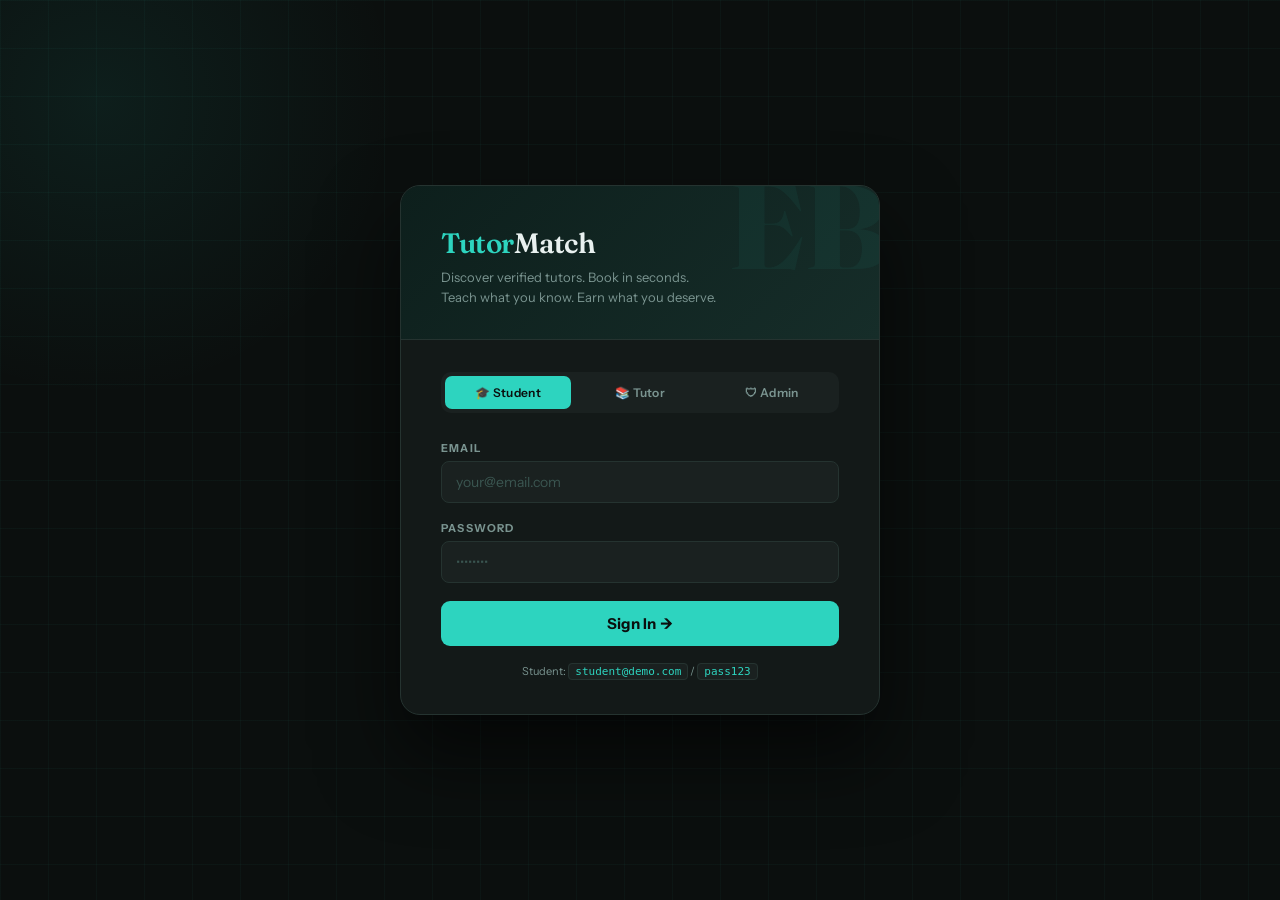
<file: frontend/index.html>
<!DOCTYPE html>
<html lang="en">
<head>
<meta charset="UTF-8">
<meta name="viewport" content="width=device-width, initial-scale=1.0">
<title>TutorMatch — Tutor Booking Platform</title>

<link href="https://fonts.googleapis.com/css2?family=Fraunces&family=Instrument+Sans&display=swap" rel="stylesheet">
<link rel="stylesheet" href="css/styles.css">
</head>

<body>


<!-- ══════════════════════════════════════════
     LOGIN SCREEN
══════════════════════════════════════════ -->
<div id="loginScreen" class="screen active">
  <div class="login-box">
    <div class="login-hero">
      <div class="login-logo">Tutor<span>Match</span></div>
      <div class="login-tagline">Discover verified tutors. Book in seconds.<br>Teach what you know. Earn what you deserve.</div>
    </div>
    <div class="login-body">
      <div class="role-tabs" id="roleTabs">
        <button class="role-tab on" onclick="setRole('student',this)">🎓 Student</button>
        <button class="role-tab"   onclick="setRole('tutor',this)">📚 Tutor</button>
        <button class="role-tab"   onclick="setRole('admin',this)">🛡 Admin</button>
      </div>
      <div class="field">
        <label>Email</label>
        <input id="lEmail" type="email" placeholder="your@email.com" autocomplete="email">
       
      </div>
      <div class="field">
        <label>Password</label>
        <input id="lPass" type="password" placeholder="••••••••" autocomplete="current-password">
      </div>
      <button class="btn-main" onclick="doLogin()">Sign In →</button>
      <div class="login-demo" id="loginDemo">
        Student: <code>student@demo.com</code> / <code>pass123</code>
      </div>
    </div>
  </div>
</div>

<!-- ══════════════════════════════════════════
     STUDENT SCREEN
══════════════════════════════════════════ -->
<div id="studentScreen" class="screen">
  <div class="app-shell">
    <div class="topbar">
      <div class="topbar-logo">Tutor<span>Match</span></div>
      <span class="topbar-role">Student</span>
      <div class="topbar-right">
        <span class="topbar-user" id="stu-username"></span>
        <button class="btn-logout" onclick="doLogout()">Sign out</button>
      </div>
    </div>
    <div class="app-body">
      <div class="sidebar">
        <button class="nav-btn on" onclick="stuTab('browse',this)"><span class="ni">🔍</span> Browse Tutors</button>
        <button class="nav-btn"   onclick="stuTab('bookings',this)"><span class="ni">📅</span> My Bookings</button>
        <button class="nav-btn"   onclick="stuTab('sprofile',this)"><span class="ni">👤</span> Profile</button>
      </div>
      <div class="content">

        <!-- Browse -->
        <div class="tab-pane on" id="stu-browse">
          <div class="ph">
            <h1>Find a Tutor</h1>
            <p>All tutors are verified by our admin team before appearing here.</p>
          </div>
          <div class="stats" id="stu-stats"></div>
          <div class="tutor-grid" id="tutorGrid"></div>
        </div>

        <!-- My Bookings -->
        <div class="tab-pane" id="stu-bookings">
          <div class="ph"><h1>My Bookings</h1><p>Track all your scheduled sessions.</p></div>
          <div class="tbl-wrap">
            <table>
              <thead><tr><th>Tutor</th><th>Subject</th><th>Date</th><th>Time</th><th>Notes</th><th>Status</th><th></th></tr></thead>
              <tbody id="stuBookTbl"></tbody>
            </table>
          </div>
        </div>

        <!-- Profile -->
        <div class="tab-pane" id="stu-sprofile">
          <div class="ph"><h1>My Profile</h1></div>
          <div class="profile-card">
            <div class="profile-top">
              <div class="profile-ava" id="stu-pava"></div>
              <div><div class="profile-name" id="stu-pname"></div><div class="profile-role">Student Account</div></div>
            </div>
            <div class="two-col">
              <div class="field"><label>Full Name</label><input id="stu-p-name" placeholder="Your name"></div>
              <div class="field"><label>Email</label><input id="stu-p-email" disabled></div>
            </div>
            <button class="btn-save" onclick="saveStuProfile()">Save Changes</button>
          </div>
        </div>

      </div>
    </div>
  </div>
</div>

<!-- ══════════════════════════════════════════
     TUTOR SCREEN
══════════════════════════════════════════ -->
<div id="tutorScreen" class="screen">
  <div class="app-shell">
    <div class="topbar">
      <div class="topbar-logo">Tutor<span>Match</span></div>
      <span class="topbar-role">Tutor</span>
      <div class="topbar-right">
        <span class="topbar-user" id="tut-username"></span>
        <button class="btn-logout" onclick="doLogout()">Sign out</button>
      </div>
    </div>
    <div class="app-body">
      <div class="sidebar">
        <button class="nav-btn on" onclick="tutTab('tdash',this)"><span class="ni">📊</span> Dashboard</button>
        <button class="nav-btn"   onclick="tutTab('tprofile',this)"><span class="ni">👤</span> My Profile</button>
        <button class="nav-btn"   onclick="tutTab('tsessions',this)"><span class="ni">📅</span> Sessions</button>
      </div>
      <div class="content">

        <!-- Dashboard -->
        <div class="tab-pane on" id="tut-tdash">
          <div class="ph"><h1 id="tut-welcome"></h1><p>Here's your session overview.</p></div>
          <div id="tut-banner"></div>
          <div class="stats" id="tut-stats"></div>
          <div class="ph" style="margin-bottom:16px;"><h1 style="font-size:20px">Upcoming Sessions</h1></div>
          <div class="tbl-wrap">
            <table>
              <thead><tr><th>Student</th><th>Date</th><th>Time</th><th>Notes</th><th>Status</th></tr></thead>
              <tbody id="tutDashTbl"></tbody>
            </table>
          </div>
        </div>

        <!-- Profile -->
        <div class="tab-pane" id="tut-tprofile">
          <div class="ph"><h1>Tutor Profile</h1><p>Complete all fields and submit for admin verification.</p></div>
          <div class="profile-card" style="max-width:700px">
            <div class="profile-top">
              <div class="profile-ava" id="tut-pava"></div>
              <div>
                <div class="profile-name" id="tut-pname"></div>
                <div style="margin-top:6px" id="tut-pbadge"></div>
              </div>
            </div>
            <div class="two-col">
              <div class="field"><label>Full Name</label><input id="tp-name" placeholder="Dr. Jane Smith"></div>
              <div class="field"><label>Subject / Expertise</label><input id="tp-subject" placeholder="e.g. Mathematics, Physics"></div>
            </div>
            <div class="two-col">
              <div class="field"><label>Hourly Rate (₹)</label><input id="tp-rate" type="number" placeholder="600"></div>
              <div class="field"><label>Experience (years)</label><input id="tp-exp" type="number" placeholder="4"></div>
            </div>
            <div class="field"><label>Qualifications</label><input id="tp-qual" placeholder="e.g. M.Sc Mathematics, B.Ed"></div>
            <div class="field">
              <label>Bio (tell students about yourself)</label>
              <textarea id="tp-bio" rows="3" placeholder="Describe your teaching approach, background, achievements…"></textarea>
            </div>
            <div class="field">
              <label>Available Time Slots</label>
              <div class="slot-grid" id="slotGrid"></div>
            </div>
            <button class="btn-save" onclick="saveTutorProfile()">Save & Submit for Review</button>
          </div>
        </div>

        <!-- Sessions -->
        <div class="tab-pane" id="tut-tsessions">
          <div class="ph"><h1>All Sessions</h1></div>
          <div class="tbl-wrap">
            <table>
              <thead><tr><th>Student</th><th>Subject</th><th>Date</th><th>Time</th><th>Notes</th><th>Status</th></tr></thead>
              <tbody id="tutAllTbl"></tbody>
            </table>
          </div>
        </div>

      </div>
    </div>
  </div>
</div>

<!-- ══════════════════════════════════════════
     ADMIN SCREEN
══════════════════════════════════════════ -->
<div id="adminScreen" class="screen">
  <div class="app-shell">
    <div class="topbar">
      <div class="topbar-logo">Tutor<span>Match</span></div>
      <span class="topbar-role" style="background:rgba(245,158,11,.1);color:var(--amber);border-color:rgba(245,158,11,.25)">Admin</span>
      <div class="topbar-right">
        <button class="btn-logout" onclick="doLogout()">Sign out</button>
      </div>
    </div>
    <div class="app-body">
      <div class="sidebar">
        <button class="nav-btn on" onclick="admTab('aqueue',this)"><span class="ni">✅</span> Validation Queue</button>
        <button class="nav-btn"   onclick="admTab('atutors',this)"><span class="ni">👥</span> All Tutors</button>
        <button class="nav-btn"   onclick="admTab('abookings',this)"><span class="ni">📋</span> All Bookings</button>
      </div>
      <div class="content">

        <!-- Queue -->
        <div class="tab-pane on" id="adm-aqueue">
          <div class="ph"><h1>Validation Queue</h1><p>Review and approve tutor applications before they appear to students.</p></div>
          <div id="queueList"></div>
        </div>

        <!-- Tutors -->
        <div class="tab-pane" id="adm-atutors">
          <div class="ph"><h1>All Tutors</h1></div>
          <div class="tbl-wrap">
            <table>
              <thead><tr><th>Name</th><th>Subject</th><th>Rate</th><th>Exp</th><th>Status</th><th>Bookings</th></tr></thead>
              <tbody id="admTutTbl"></tbody>
            </table>
          </div>
        </div>

        <!-- Bookings -->
        <div class="tab-pane" id="adm-abookings">
          <div class="ph"><h1>All Bookings</h1></div>
          <div class="tbl-wrap">
            <table>
              <thead><tr><th>Student</th><th>Tutor</th><th>Subject</th><th>Date</th><th>Time</th><th>Status</th></tr></thead>
              <tbody id="admBookTbl"></tbody>
            </table>
          </div>
        </div>

      </div>
    </div>
  </div>
</div>

<!-- ══════════════════════════════════════════
     BOOKING MODAL
══════════════════════════════════════════ -->
<div class="overlay" id="bookModal">
  <div class="modal">
    <div class="modal-head">
      <div class="modal-title">Book a Session</div>
      <button class="modal-close" onclick="closeModal()">×</button>
    </div>
    <div class="modal-body">
      <div class="modal-tutor-strip">
        <div class="ava" id="m-ava" style="width:42px;height:42px;font-size:15px;"></div>
        <div class="modal-tutor-info">
          <div class="name" id="m-name"></div>
          <div class="sub"  id="m-sub"></div>
        </div>
        <div class="modal-rate">
          <div class="amt" id="m-rate"></div>
          <div class="lbl">per hour</div>
        </div>
      </div>
      <div class="two-col">
        <div class="field">
          <label>Date</label>
          <input id="bk-date" type="date">
        </div>
        <div class="field">
          <label>Time Slot</label>
          <select id="bk-time"><option value="">Select slot…</option></select>
        </div>
      </div>
      <div class="field">
        <label>Topic / Notes</label>
        <textarea id="bk-notes" rows="3" placeholder="What would you like to cover?"></textarea>
      </div>
      <button class="btn-main" onclick="confirmBook()">Confirm Booking →</button>
    </div>
  </div>
</div>

<div id="toast"></div>
<script type="module" src="js/app.js"></script>

</body>
</html>
</file>
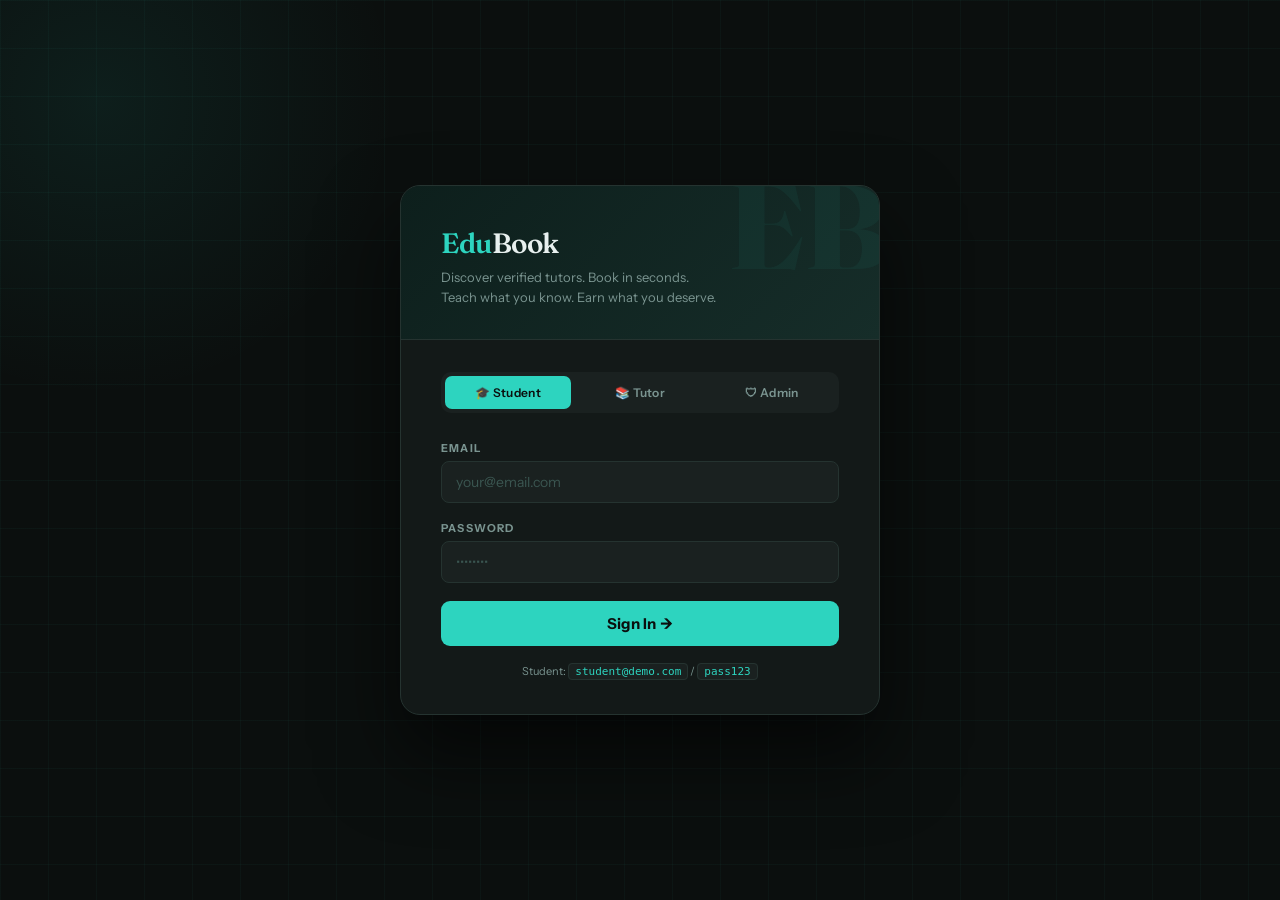
<file: tutor-booking-system.html>
<!-- final deploy -->
<!-- finallll deploy -->
<!-- final deploy with ci cd -->
<!DOCTYPE html>
<html lang="en">
<head>
<meta charset="UTF-8">
<meta name="viewport" content="width=device-width, initial-scale=1.0">
<title>EduBook — Tutor Booking Platform</title>
  
<link href="https://fonts.googleapis.com/css2?family=Fraunces:ital,wght@0,300;0,600;0,900;1,300;1,600&family=Instrument+Sans:wght@400;500;600;700&display=swap" rel="stylesheet">
<style>
*, *::before, *::after { box-sizing: border-box; margin: 0; padding: 0; }

:root {
  --bg:       #0b0f0e;
  --surface:  #131918;
  --panel:    #1a2120;
  --border:   #253330;
  --teal:     #2dd4bf;
  --teal-dim: #1a8070;
  --amber:    #f59e0b;
  --red:      #f87171;
  --green:    #4ade80;
  --text:     #e8f0ef;
  --muted:    #7a9490;
  --white:    #ffffff;
}

body {
  font-family: 'Instrument Sans', sans-serif;
  background: var(--bg);
  color: var(--text);
  min-height: 100vh;
  overflow-x: hidden;
}

/* ─── SCREENS ─── */
.screen { display: none; min-height: 100vh; flex-direction: column; }
.screen.active { display: flex; }

/* ─── TOAST ─── */
#toast {
  position: fixed; bottom: 28px; right: 28px;
  background: var(--surface);
  border: 1px solid var(--border);
  border-left: 3px solid var(--teal);
  color: var(--text);
  padding: 13px 20px;
  border-radius: 10px;
  font-size: 13px; font-weight: 500;
  box-shadow: 0 20px 40px rgba(0,0,0,0.5);
  transform: translateY(20px); opacity: 0;
  transition: all .3s cubic-bezier(.4,0,.2,1);
  z-index: 9999; max-width: 300px;
}
#toast.show { transform: translateY(0); opacity: 1; }
#toast.err  { border-left-color: var(--red); }
#toast.ok   { border-left-color: var(--green); }

/* ═══════════════════════════════════════════
   LOGIN SCREEN
═══════════════════════════════════════════ */
#loginScreen {
  align-items: center; justify-content: center;
  background: var(--bg);
  position: relative; overflow: hidden;
  padding: 24px;
}

/* animated background grid */
#loginScreen::before {
  content: '';
  position: absolute; inset: 0;
  background-image:
    linear-gradient(rgba(45,212,191,.04) 1px, transparent 1px),
    linear-gradient(90deg, rgba(45,212,191,.04) 1px, transparent 1px);
  background-size: 48px 48px;
  animation: gridshift 20s linear infinite;
}
@keyframes gridshift { from { background-position: 0 0; } to { background-position: 48px 48px; } }

#loginScreen::after {
  content: '';
  position: absolute;
  width: 600px; height: 600px;
  background: radial-gradient(circle, rgba(45,212,191,.08) 0%, transparent 70%);
  top: -200px; left: -200px;
  border-radius: 50%;
  pointer-events: none;
}

.login-box {
  position: relative; z-index: 1;
  width: 100%; max-width: 480px;
  background: var(--surface);
  border: 1px solid var(--border);
  border-radius: 20px;
  overflow: hidden;
  box-shadow: 0 40px 80px rgba(0,0,0,.6);
  animation: fadeUp .5s ease both;
}
@keyframes fadeUp { from { opacity:0; transform: translateY(24px); } to { opacity:1; transform: translateY(0); } }

.login-hero {
  background: linear-gradient(135deg, #0d1f1c 0%, #162d29 100%);
  padding: 40px 40px 32px;
  border-bottom: 1px solid var(--border);
  position: relative; overflow: hidden;
}
.login-hero::before {
  content: 'EB';
  position: absolute; right: -10px; top: -20px;
  font-family: 'Fraunces', serif; font-size: 120px; font-weight: 900;
  color: rgba(45,212,191,.06); line-height: 1; pointer-events: none;
}
.login-logo {
  font-family: 'Fraunces', serif;
  font-size: 28px; font-weight: 600;
  color: var(--teal);
  letter-spacing: -0.5px;
}
.login-logo span { color: var(--text); }
.login-tagline {
  margin-top: 8px;
  font-size: 13px; color: var(--muted);
  line-height: 1.5;
}

.login-body { padding: 32px 40px; }

.role-tabs {
  display: grid; grid-template-columns: 1fr 1fr 1fr;
  gap: 6px; margin-bottom: 28px;
  background: var(--panel); border-radius: 10px; padding: 4px;
}
.role-tab {
  padding: 9px 4px;
  border: none; border-radius: 7px;
  background: transparent;
  color: var(--muted); font-family: 'Instrument Sans', sans-serif;
  font-size: 12px; font-weight: 600;
  cursor: pointer; transition: all .2s;
  letter-spacing: .3px;
}
.role-tab.on { background: var(--teal); color: #0b0f0e; }

.field { margin-bottom: 18px; }
.field label {
  display: block; margin-bottom: 6px;
  font-size: 11px; font-weight: 700;
  letter-spacing: 1.2px; text-transform: uppercase;
  color: var(--muted);
}
.field input, .field select, .field textarea {
  width: 100%;
  padding: 11px 14px;
  background: var(--panel);
  border: 1.5px solid var(--border);
  border-radius: 8px;
  color: var(--text);
  font-family: 'Instrument Sans', sans-serif;
  font-size: 14px;
  outline: none; transition: border-color .2s;
}
.field input:focus, .field select:focus, .field textarea:focus {
  border-color: var(--teal);
}
.field input::placeholder, .field textarea::placeholder { color: #3a5550; }
select option { background: var(--panel); }

.btn-main {
  width: 100%; padding: 13px;
  background: var(--teal); color: #0b0f0e;
  border: none; border-radius: 9px;
  font-family: 'Instrument Sans', sans-serif;
  font-size: 15px; font-weight: 700;
  cursor: pointer; transition: all .2s;
  letter-spacing: .2px;
}
.btn-main:hover { background: #25c4b0; transform: translateY(-1px); box-shadow: 0 8px 24px rgba(45,212,191,.25); }
.btn-main:active { transform: translateY(0); }

.login-demo {
  margin-top: 16px;
  font-size: 11px; color: var(--muted);
  text-align: center; line-height: 1.8;
}
.login-demo code {
  background: var(--panel); border: 1px solid var(--border);
  padding: 1px 6px; border-radius: 4px;
  color: var(--teal); font-size: 11px;
}

/* ═══════════════════════════════════════════
   APP SHELL (Student + Tutor + Admin)
═══════════════════════════════════════════ */
.app-shell { display: flex; flex-direction: column; flex: 1; }

/* ─── TOPBAR ─── */
.topbar {
  display: flex; align-items: center;
  padding: 0 28px;
  height: 56px;
  background: var(--surface);
  border-bottom: 1px solid var(--border);
  position: sticky; top: 0; z-index: 100;
  gap: 16px;
}
.topbar-logo {
  font-family: 'Fraunces', serif; font-size: 20px; font-weight: 600;
  color: var(--teal); margin-right: 8px;
  letter-spacing: -.3px;
}
.topbar-logo span { color: var(--muted); font-weight: 300; }
.topbar-role {
  font-size: 10px; font-weight: 700; letter-spacing: 1.5px;
  text-transform: uppercase;
  color: var(--teal);
  background: rgba(45,212,191,.1);
  border: 1px solid rgba(45,212,191,.2);
  padding: 3px 10px; border-radius: 20px;
}
.topbar-right { margin-left: auto; display: flex; align-items: center; gap: 12px; }
.topbar-user { font-size: 13px; color: var(--muted); }
.btn-logout {
  padding: 6px 14px;
  background: transparent; border: 1px solid var(--border);
  border-radius: 7px; color: var(--muted);
  font-family: 'Instrument Sans', sans-serif; font-size: 12px; font-weight: 600;
  cursor: pointer; transition: all .2s;
}
.btn-logout:hover { border-color: var(--red); color: var(--red); }

/* ─── LAYOUT ─── */
.app-body { display: flex; flex: 1; }

.sidebar {
  width: 200px; flex-shrink: 0;
  background: var(--surface);
  border-right: 1px solid var(--border);
  padding: 20px 12px;
  display: flex; flex-direction: column; gap: 4px;
  position: sticky; top: 56px;
  height: calc(100vh - 56px);
  overflow-y: auto;
}
.nav-btn {
  display: flex; align-items: center; gap: 10px;
  padding: 9px 12px; border-radius: 8px;
  border: none; background: transparent;
  color: var(--muted); font-family: 'Instrument Sans', sans-serif;
  font-size: 13px; font-weight: 500;
  cursor: pointer; transition: all .15s;
  text-align: left; width: 100%;
}
.nav-btn .ni { font-size: 15px; width: 18px; text-align: center; }
.nav-btn:hover { background: var(--panel); color: var(--text); }
.nav-btn.on { background: rgba(45,212,191,.12); color: var(--teal); font-weight: 600; }

.content { flex: 1; padding: 36px 40px; overflow-y: auto; max-width: 1100px; }

/* ─── PAGE SECTIONS ─── */
.tab-pane { display: none; }
.tab-pane.on { display: block; animation: fadeUp .3s ease both; }

.ph { margin-bottom: 28px; }
.ph h1 { font-family: 'Fraunces', serif; font-size: 30px; font-weight: 600; color: var(--white); letter-spacing: -.5px; }
.ph p  { margin-top: 5px; font-size: 13px; color: var(--muted); }

/* ─── STAT CARDS ─── */
.stats { display: grid; grid-template-columns: repeat(auto-fit, minmax(140px, 1fr)); gap: 14px; margin-bottom: 30px; }
.stat-card {
  background: var(--surface); border: 1px solid var(--border);
  border-radius: 12px; padding: 18px 20px;
  position: relative; overflow: hidden;
}
.stat-card::before {
  content: ''; position: absolute;
  top: 0; left: 0; right: 0; height: 2px;
}
.stat-card.t  { } .stat-card.t::before  { background: var(--teal); }
.stat-card.a  { } .stat-card.a::before  { background: var(--amber); }
.stat-card.g  { } .stat-card.g::before  { background: var(--green); }
.stat-card.r  { } .stat-card.r::before  { background: var(--red); }
.stat-num { font-family: 'Fraunces', serif; font-size: 38px; font-weight: 600; color: var(--white); line-height: 1; }
.stat-lbl { font-size: 11px; color: var(--muted); margin-top: 4px; font-weight: 600; letter-spacing: .5px; }

/* ─── TUTOR GRID ─── */
.tutor-grid { display: grid; grid-template-columns: repeat(auto-fill, minmax(260px, 1fr)); gap: 18px; }
.tutor-card {
  background: var(--surface); border: 1px solid var(--border);
  border-radius: 14px; overflow: hidden;
  transition: all .2s; cursor: pointer;
}
.tutor-card:hover { border-color: var(--teal-dim); transform: translateY(-3px); box-shadow: 0 16px 40px rgba(0,0,0,.4); }
.tc-head {
  padding: 20px; display: flex; align-items: center; gap: 14px;
  background: var(--panel);
}
.ava {
  width: 48px; height: 48px; border-radius: 50%;
  display: flex; align-items: center; justify-content: center;
  font-family: 'Fraunces', serif; font-size: 18px; font-weight: 600;
  flex-shrink: 0; color: #0b0f0e;
}
.tc-name { font-family: 'Fraunces', serif; font-size: 16px; font-weight: 600; color: var(--white); }
.tc-sub  { font-size: 12px; color: var(--teal); margin-top: 2px; }
.tc-body { padding: 16px 20px; }
.tc-rate { font-size: 18px; font-weight: 700; color: var(--amber); margin-bottom: 8px; }
.tc-rate span { font-size: 12px; color: var(--muted); font-weight: 400; }
.tc-bio { font-size: 12px; color: var(--muted); line-height: 1.6; margin-bottom: 14px; }
.chips { display: flex; flex-wrap: wrap; gap: 5px; margin-bottom: 14px; }
.chip {
  font-size: 10px; font-weight: 600; letter-spacing: .3px;
  padding: 3px 9px; border-radius: 20px;
  background: var(--panel); border: 1px solid var(--border);
  color: var(--muted);
}
.btn-book-card {
  width: 100%; padding: 10px;
  background: var(--teal); color: #0b0f0e;
  border: none; border-radius: 8px;
  font-family: 'Instrument Sans', sans-serif;
  font-size: 13px; font-weight: 700;
  cursor: pointer; transition: all .2s;
}
.btn-book-card:hover { background: #25c4b0; }

/* ─── BADGE ─── */
.badge {
  display: inline-flex; align-items: center; gap: 4px;
  font-size: 11px; font-weight: 600; letter-spacing: .3px;
  padding: 3px 10px; border-radius: 20px;
}
.badge.pending  { background: rgba(245,158,11,.12); color: var(--amber); border: 1px solid rgba(245,158,11,.3); }
.badge.approved { background: rgba(74,222,128,.12); color: var(--green); border: 1px solid rgba(74,222,128,.3); }
.badge.rejected { background: rgba(248,113,113,.12); color: var(--red);   border: 1px solid rgba(248,113,113,.3); }
.badge.confirmed{ background: rgba(45,212,191,.12);  color: var(--teal);  border: 1px solid rgba(45,212,191,.3); }
.badge.cancelled{ background: rgba(122,148,144,.12); color: var(--muted); border: 1px solid var(--border); }

/* ─── TABLE ─── */
.tbl-wrap { background: var(--surface); border: 1px solid var(--border); border-radius: 12px; overflow: hidden; }
table { width: 100%; border-collapse: collapse; }
thead th {
  background: var(--panel); padding: 11px 16px;
  font-size: 10px; font-weight: 700; letter-spacing: 1.2px;
  text-transform: uppercase; color: var(--muted);
  text-align: left; border-bottom: 1px solid var(--border);
}
tbody td { padding: 13px 16px; font-size: 13px; border-bottom: 1px solid var(--border); }
tbody tr:last-child td { border-bottom: none; }
tbody tr:hover td { background: rgba(255,255,255,.015); }
.td-name { font-weight: 600; color: var(--white); }

/* ─── PROFILE CARD ─── */
.profile-card {
  background: var(--surface); border: 1px solid var(--border);
  border-radius: 16px; padding: 32px 36px; max-width: 620px;
}
.profile-top {
  display: flex; align-items: center; gap: 18px;
  margin-bottom: 28px; padding-bottom: 28px;
  border-bottom: 1px solid var(--border);
}
.profile-ava {
  width: 68px; height: 68px; border-radius: 50%;
  display: flex; align-items: center; justify-content: center;
  font-family: 'Fraunces', serif; font-size: 26px; font-weight: 600;
  color: #0b0f0e; flex-shrink: 0;
}
.profile-name { font-family: 'Fraunces', serif; font-size: 22px; font-weight: 600; color: var(--white); }
.profile-role { font-size: 12px; color: var(--muted); margin-top: 4px; }
.two-col { display: grid; grid-template-columns: 1fr 1fr; gap: 16px; }
.btn-save {
  padding: 11px 28px;
  background: var(--teal); color: #0b0f0e;
  border: none; border-radius: 8px;
  font-family: 'Instrument Sans', sans-serif; font-size: 14px; font-weight: 700;
  cursor: pointer; transition: all .2s; margin-top: 6px;
}
.btn-save:hover { background: #25c4b0; }

/* ─── SLOT PICKER ─── */
.slot-grid { display: flex; flex-wrap: wrap; gap: 7px; margin-top: 4px; }
.slot {
  padding: 6px 13px; border-radius: 20px;
  background: var(--panel); border: 1.5px solid var(--border);
  color: var(--muted); font-size: 12px; font-weight: 600;
  cursor: pointer; transition: all .15s; user-select: none;
}
.slot.on { background: rgba(45,212,191,.15); border-color: var(--teal); color: var(--teal); }

/* ─── MODAL ─── */
.overlay {
  display: none; position: fixed; inset: 0;
  background: rgba(0,0,0,.7); backdrop-filter: blur(6px);
  z-index: 900; align-items: center; justify-content: center; padding: 20px;
}
.overlay.open { display: flex; }
.modal {
  background: var(--surface); border: 1px solid var(--border);
  border-radius: 18px; width: 100%; max-width: 500px;
  overflow: hidden; box-shadow: 0 40px 80px rgba(0,0,0,.6);
  animation: fadeUp .25s ease both;
}
.modal-head {
  padding: 22px 26px; border-bottom: 1px solid var(--border);
  display: flex; align-items: center; justify-content: space-between;
}
.modal-title { font-family: 'Fraunces', serif; font-size: 20px; font-weight: 600; color: var(--white); }
.modal-close { background: none; border: none; color: var(--muted); font-size: 24px; cursor: pointer; line-height: 1; }
.modal-close:hover { color: var(--text); }
.modal-body { padding: 26px; }
.modal-tutor-strip {
  display: flex; align-items: center; gap: 12px;
  background: var(--panel); border-radius: 10px; padding: 14px 16px;
  margin-bottom: 22px; border: 1px solid var(--border);
}
.modal-tutor-info .name { font-weight: 700; font-size: 15px; color: var(--white); }
.modal-tutor-info .sub  { font-size: 12px; color: var(--teal); margin-top: 2px; }
.modal-rate { margin-left: auto; text-align: right; }
.modal-rate .amt { font-size: 16px; font-weight: 700; color: var(--amber); }
.modal-rate .lbl { font-size: 10px; color: var(--muted); }

/* ─── EMPTY STATE ─── */
.empty {
  text-align: center; padding: 60px 20px; color: var(--muted);
}
.empty .ei { font-size: 44px; margin-bottom: 12px; }
.empty h3 { font-family: 'Fraunces', serif; font-size: 20px; color: var(--text); margin-bottom: 6px; }
.empty p  { font-size: 13px; }

/* ─── VALIDATION QUEUE ─── */
.q-card {
  background: var(--surface); border: 1px solid var(--border);
  border-radius: 12px; padding: 18px 22px;
  display: flex; align-items: flex-start; gap: 16px;
  margin-bottom: 12px; transition: border-color .2s;
}
.q-card:hover { border-color: var(--teal-dim); }
.q-info { flex: 1; }
.q-name { font-family: 'Fraunces', serif; font-size: 17px; font-weight: 600; color: var(--white); }
.q-detail { font-size: 12px; color: var(--muted); margin-top: 4px; line-height: 1.6; }
.q-actions { display: flex; gap: 8px; align-items: flex-start; flex-shrink: 0; }
.btn-sm {
  padding: 7px 14px; border-radius: 7px;
  font-family: 'Instrument Sans', sans-serif; font-size: 12px; font-weight: 700;
  cursor: pointer; border: none; transition: all .15s;
}
.btn-approve { background: rgba(74,222,128,.15); color: var(--green); border: 1px solid rgba(74,222,128,.3); }
.btn-approve:hover { background: var(--green); color: #0b0f0e; }
.btn-reject  { background: rgba(248,113,113,.15); color: var(--red); border: 1px solid rgba(248,113,113,.3); }
.btn-reject:hover  { background: var(--red);   color: #fff; }
.btn-cancel-book { background: rgba(122,148,144,.15); color: var(--muted); border: 1px solid var(--border); }
.btn-cancel-book:hover { background: var(--red); color: #fff; border-color: var(--red); }

/* ─── VERIFY BANNER ─── */
.verify-banner {
  background: rgba(245,158,11,.07);
  border: 1px solid rgba(245,158,11,.25);
  border-radius: 10px; padding: 16px 20px;
  margin-bottom: 24px; display: flex; gap: 14px;
  align-items: flex-start;
}
.vb-icon { font-size: 20px; flex-shrink: 0; }
.vb-title { font-weight: 700; color: var(--amber); font-size: 14px; }
.vb-text  { font-size: 12px; color: var(--muted); margin-top: 3px; line-height: 1.5; }

/* responsive */
@media (max-width: 700px) {
  .sidebar { display: none; }
  .content { padding: 20px 16px; }
  .two-col { grid-template-columns: 1fr; }
  .login-box .login-body { padding: 24px 24px; }
  .login-box .login-hero { padding: 28px 24px; }
}
</style>
</head>
<body>

<!-- ══════════════════════════════════════════
     LOGIN SCREEN
══════════════════════════════════════════ -->
<div id="loginScreen" class="screen active">
  <div class="login-box">
    <div class="login-hero">
      <div class="login-logo">Edu<span>Book</span></div>
      <div class="login-tagline">Discover verified tutors. Book in seconds.<br>Teach what you know. Earn what you deserve.</div>
    </div>
    <div class="login-body">
      <div class="role-tabs" id="roleTabs">
        <button class="role-tab on" onclick="setRole('student',this)">🎓 Student</button>
        <button class="role-tab"   onclick="setRole('tutor',this)">📚 Tutor</button>
        <button class="role-tab"   onclick="setRole('admin',this)">🛡 Admin</button>
      </div>
      <div class="field">
        <label>Email</label>
        <input id="lEmail" type="email" placeholder="your@email.com" autocomplete="email">
      </div>
      <div class="field">
        <label>Password</label>
        <input id="lPass" type="password" placeholder="••••••••" autocomplete="current-password">
      </div>
      <button class="btn-main" onclick="doLogin()">Sign In →</button>
      <div class="login-demo" id="loginDemo">
        Student: <code>student@demo.com</code> / <code>pass123</code>
      </div>
    </div>
  </div>
</div>

<!-- ══════════════════════════════════════════
     STUDENT SCREEN
══════════════════════════════════════════ -->
<div id="studentScreen" class="screen">
  <div class="app-shell">
    <div class="topbar">
      <div class="topbar-logo">Edu<span>Book</span></div>
      <span class="topbar-role">Student</span>
      <div class="topbar-right">
        <span class="topbar-user" id="stu-username"></span>
        <button class="btn-logout" onclick="doLogout()">Sign out</button>
      </div>
    </div>
    <div class="app-body">
      <div class="sidebar">
        <button class="nav-btn on" onclick="stuTab('browse',this)"><span class="ni">🔍</span> Browse Tutors</button>
        <button class="nav-btn"   onclick="stuTab('bookings',this)"><span class="ni">📅</span> My Bookings</button>
        <button class="nav-btn"   onclick="stuTab('sprofile',this)"><span class="ni">👤</span> Profile</button>
      </div>
      <div class="content">

        <!-- Browse -->
        <div class="tab-pane on" id="stu-browse">
          <div class="ph">
            <h1>Find a Tutor</h1>
            <p>All tutors are verified by our admin team before appearing here.</p>
          </div>
          <div class="stats" id="stu-stats"></div>
          <div class="tutor-grid" id="tutorGrid"></div>
        </div>

        <!-- My Bookings -->
        <div class="tab-pane" id="stu-bookings">
          <div class="ph"><h1>My Bookings</h1><p>Track all your scheduled sessions.</p></div>
          <div class="tbl-wrap">
            <table>
              <thead><tr><th>Tutor</th><th>Subject</th><th>Date</th><th>Time</th><th>Notes</th><th>Status</th><th></th></tr></thead>
              <tbody id="stuBookTbl"></tbody>
            </table>
          </div>
        </div>

        <!-- Profile -->
        <div class="tab-pane" id="stu-sprofile">
          <div class="ph"><h1>My Profile</h1></div>
          <div class="profile-card">
            <div class="profile-top">
              <div class="profile-ava" id="stu-pava"></div>
              <div><div class="profile-name" id="stu-pname"></div><div class="profile-role">Student Account</div></div>
            </div>
            <div class="two-col">
              <div class="field"><label>Full Name</label><input id="stu-p-name" placeholder="Your name"></div>
              <div class="field"><label>Email</label><input id="stu-p-email" disabled></div>
            </div>
            <button class="btn-save" onclick="saveStuProfile()">Save Changes</button>
          </div>
        </div>

      </div>
    </div>
  </div>
</div>

<!-- ══════════════════════════════════════════
     TUTOR SCREEN
══════════════════════════════════════════ -->
<div id="tutorScreen" class="screen">
  <div class="app-shell">
    <div class="topbar">
      <div class="topbar-logo">Edu<span>Book</span></div>
      <span class="topbar-role">Tutor</span>
      <div class="topbar-right">
        <span class="topbar-user" id="tut-username"></span>
        <button class="btn-logout" onclick="doLogout()">Sign out</button>
      </div>
    </div>
    <div class="app-body">
      <div class="sidebar">
        <button class="nav-btn on" onclick="tutTab('tdash',this)"><span class="ni">📊</span> Dashboard</button>
        <button class="nav-btn"   onclick="tutTab('tprofile',this)"><span class="ni">👤</span> My Profile</button>
        <button class="nav-btn"   onclick="tutTab('tsessions',this)"><span class="ni">📅</span> Sessions</button>
      </div>
      <div class="content">

        <!-- Dashboard -->
        <div class="tab-pane on" id="tut-tdash">
          <div class="ph"><h1 id="tut-welcome"></h1><p>Here's your session overview.</p></div>
          <div id="tut-banner"></div>
          <div class="stats" id="tut-stats"></div>
          <div class="ph" style="margin-bottom:16px;"><h1 style="font-size:20px">Upcoming Sessions</h1></div>
          <div class="tbl-wrap">
            <table>
              <thead><tr><th>Student</th><th>Date</th><th>Time</th><th>Notes</th><th>Status</th></tr></thead>
              <tbody id="tutDashTbl"></tbody>
            </table>
          </div>
        </div>

        <!-- Profile -->
        <div class="tab-pane" id="tut-tprofile">
          <div class="ph"><h1>Tutor Profile</h1><p>Complete all fields and submit for admin verification.</p></div>
          <div class="profile-card" style="max-width:700px">
            <div class="profile-top">
              <div class="profile-ava" id="tut-pava"></div>
              <div>
                <div class="profile-name" id="tut-pname"></div>
                <div style="margin-top:6px" id="tut-pbadge"></div>
              </div>
            </div>
            <div class="two-col">
              <div class="field"><label>Full Name</label><input id="tp-name" placeholder="Dr. Jane Smith"></div>
              <div class="field"><label>Subject / Expertise</label><input id="tp-subject" placeholder="e.g. Mathematics, Physics"></div>
            </div>
            <div class="two-col">
              <div class="field"><label>Hourly Rate (₹)</label><input id="tp-rate" type="number" placeholder="600"></div>
              <div class="field"><label>Experience (years)</label><input id="tp-exp" type="number" placeholder="4"></div>
            </div>
            <div class="field"><label>Qualifications</label><input id="tp-qual" placeholder="e.g. M.Sc Mathematics, B.Ed"></div>
            <div class="field">
              <label>Bio (tell students about yourself)</label>
              <textarea id="tp-bio" rows="3" placeholder="Describe your teaching approach, background, achievements…"></textarea>
            </div>
            <div class="field">
              <label>Available Time Slots</label>
              <div class="slot-grid" id="slotGrid"></div>
            </div>
            <button class="btn-save" onclick="saveTutorProfile()">Save & Submit for Review</button>
          </div>
        </div>

        <!-- Sessions -->
        <div class="tab-pane" id="tut-tsessions">
          <div class="ph"><h1>All Sessions</h1></div>
          <div class="tbl-wrap">
            <table>
              <thead><tr><th>Student</th><th>Subject</th><th>Date</th><th>Time</th><th>Notes</th><th>Status</th></tr></thead>
              <tbody id="tutAllTbl"></tbody>
            </table>
          </div>
        </div>

      </div>
    </div>
  </div>
</div>

<!-- ══════════════════════════════════════════
     ADMIN SCREEN
══════════════════════════════════════════ -->
<div id="adminScreen" class="screen">
  <div class="app-shell">
    <div class="topbar">
      <div class="topbar-logo">Edu<span>Book</span></div>
      <span class="topbar-role" style="background:rgba(245,158,11,.1);color:var(--amber);border-color:rgba(245,158,11,.25)">Admin</span>
      <div class="topbar-right">
        <button class="btn-logout" onclick="doLogout()">Sign out</button>
      </div>
    </div>
    <div class="app-body">
      <div class="sidebar">
        <button class="nav-btn on" onclick="admTab('aqueue',this)"><span class="ni">✅</span> Validation Queue</button>
        <button class="nav-btn"   onclick="admTab('atutors',this)"><span class="ni">👥</span> All Tutors</button>
        <button class="nav-btn"   onclick="admTab('abookings',this)"><span class="ni">📋</span> All Bookings</button>
      </div>
      <div class="content">

        <!-- Queue -->
        <div class="tab-pane on" id="adm-aqueue">
          <div class="ph"><h1>Validation Queue</h1><p>Review and approve tutor applications before they appear to students.</p></div>
          <div id="queueList"></div>
        </div>

        <!-- Tutors -->
        <div class="tab-pane" id="adm-atutors">
          <div class="ph"><h1>All Tutors</h1></div>
          <div class="tbl-wrap">
            <table>
              <thead><tr><th>Name</th><th>Subject</th><th>Rate</th><th>Exp</th><th>Status</th><th>Bookings</th></tr></thead>
              <tbody id="admTutTbl"></tbody>
            </table>
          </div>
        </div>

        <!-- Bookings -->
        <div class="tab-pane" id="adm-abookings">
          <div class="ph"><h1>All Bookings</h1></div>
          <div class="tbl-wrap">
            <table>
              <thead><tr><th>Student</th><th>Tutor</th><th>Subject</th><th>Date</th><th>Time</th><th>Status</th></tr></thead>
              <tbody id="admBookTbl"></tbody>
            </table>
          </div>
        </div>

      </div>
    </div>
  </div>
</div>

<!-- ══════════════════════════════════════════
     BOOKING MODAL
══════════════════════════════════════════ -->
<div class="overlay" id="bookModal">
  <div class="modal">
    <div class="modal-head">
      <div class="modal-title">Book a Session</div>
      <button class="modal-close" onclick="closeModal()">×</button>
    </div>
    <div class="modal-body">
      <div class="modal-tutor-strip">
        <div class="ava" id="m-ava" style="width:42px;height:42px;font-size:15px;"></div>
        <div class="modal-tutor-info">
          <div class="name" id="m-name"></div>
          <div class="sub"  id="m-sub"></div>
        </div>
        <div class="modal-rate">
          <div class="amt" id="m-rate"></div>
          <div class="lbl">per hour</div>
        </div>
      </div>
      <div class="two-col">
        <div class="field">
          <label>Date</label>
          <input id="bk-date" type="date">
        </div>
        <div class="field">
          <label>Time Slot</label>
          <select id="bk-time"><option value="">Select slot…</option></select>
        </div>
      </div>
      <div class="field">
        <label>Topic / Notes</label>
        <textarea id="bk-notes" rows="3" placeholder="What would you like to cover?"></textarea>
      </div>
      <button class="btn-main" onclick="confirmBook()">Confirm Booking →</button>
    </div>
  </div>
</div>

<div id="toast"></div>

<!-- ══════════════════════════════════════════
     SCRIPT
══════════════════════════════════════════ -->
<script>
/* ── DATA ── */
const USERS = {
  'student@demo.com':  { pw:'pass123',  role:'student', name:'Aanya Sharma' },
  'student2@demo.com': { pw:'pass123',  role:'student', name:'Rohan Verma' },
  'tutor@demo.com':    { pw:'pass123',  role:'tutor',   name:'Dr. Rajan Nair' },
  'tutor2@demo.com':   { pw:'pass123',  role:'tutor',   name:'Priya Krishnan' },
  'tutor3@demo.com':   { pw:'pass123',  role:'tutor',   name:'Arjun Mehta' },
  'admin@demo.com':    { pw:'admin123', role:'admin',   name:'Admin' },
};

const PALETTE = ['#2dd4bf','#f59e0b','#a78bfa','#f472b6','#34d399','#60a5fa'];

let tutors = [
  { id:'t1', email:'tutor@demo.com',  name:'Dr. Rajan Nair',   subject:'Mathematics',     rate:800, exp:8,  qual:'PhD Mathematics, IIT Madras',     bio:'IIT alumnus with 8 years of teaching experience. Specialises in calculus, linear algebra and statistics.',                     status:'approved', slots:['9:00 AM','11:00 AM','3:00 PM','6:00 PM'],  color:'#2dd4bf' },
  { id:'t2', email:'tutor2@demo.com', name:'Priya Krishnan',   subject:'Physics',          rate:650, exp:5,  qual:'M.Sc Physics, Anna University',    bio:'Passionate about making physics intuitive. Former CSIR researcher. Covers mechanics, optics, and modern physics.',              status:'pending',  slots:['10:00 AM','2:00 PM','5:00 PM'],             color:'#a78bfa' },
  { id:'t3', email:'tutor3@demo.com', name:'Arjun Mehta',      subject:'Computer Science', rate:900, exp:6,  qual:'B.Tech CS, NIT Trichy, ex-Google', bio:'Full-stack engineer turned educator. Teaches DSA, system design, Python and competitive programming.',                       status:'pending',  slots:['7:00 PM','8:00 PM','9:00 AM'],             color:'#f472b6' },
];

let bookings = [
  { id:'b1', tutorId:'t1', tutorName:'Dr. Rajan Nair', tutorSubject:'Mathematics', studentEmail:'student@demo.com',  studentName:'Aanya Sharma', date:'2026-04-15', time:'9:00 AM',  notes:'Calculus - integration by parts', status:'confirmed' },
  { id:'b2', tutorId:'t1', tutorName:'Dr. Rajan Nair', tutorSubject:'Mathematics', studentEmail:'student2@demo.com', studentName:'Rohan Verma',  date:'2026-04-16', time:'11:00 AM', notes:'Linear algebra basics',            status:'confirmed' },
];

const ALL_SLOTS = ['7:00 AM','8:00 AM','9:00 AM','10:00 AM','11:00 AM','12:00 PM','1:00 PM','2:00 PM','3:00 PM','4:00 PM','5:00 PM','6:00 PM','7:00 PM','8:00 PM','9:00 PM'];
let CUR = null;  // current user { email, role, name }
let bookTutorId = null;
let loginRole = 'student';

/* ── HELPERS ── */
const $  = id => document.getElementById(id);
const ini = n => (n||'?').split(' ').map(w=>w[0]).slice(0,2).join('').toUpperCase();
const fmtDate = d => { if(!d) return '—'; const dt = new Date(d+'T00:00:00'); return dt.toLocaleDateString('en-IN',{day:'numeric',month:'short',year:'numeric'}); };

function toast(msg, type='') {
  const t = $('toast');
  t.textContent = msg; t.className = 'show '+(type==='ok'?'ok':type==='err'?'err':'');
  clearTimeout(t._t); t._t = setTimeout(()=>t.className='',3200);
}

function badgeCls(s){ return {pending:'pending',approved:'approved',rejected:'rejected',confirmed:'confirmed',cancelled:'cancelled'}[s]||'pending'; }
function badge(s,icon){ return `<span class="badge ${badgeCls(s)}">${icon||''} ${s}</span>`; }
const ICONS = {pending:'⏳',approved:'✅',rejected:'❌',confirmed:'●',cancelled:'—'};

/* ── LOGIN ── */
const DEMOS = {
  student: 'Student: <code>student@demo.com</code> / <code>pass123</code>',
  tutor:   'Tutor: <code>tutor@demo.com</code> / <code>pass123</code>',
  admin:   'Admin: <code>admin@demo.com</code> / <code>admin123</code>',
};
function setRole(r, el) {
  loginRole = r;
  document.querySelectorAll('.role-tab').forEach(b=>b.classList.remove('on'));
  el.classList.add('on');
  $('loginDemo').innerHTML = DEMOS[r]||'';
}
function doLogin() {
  const email = $('lEmail').value.trim().toLowerCase();
  const pw    = $('lPass').value;
  const u = USERS[email];
  if (!u || u.pw !== pw)          { toast('Wrong email or password','err'); return; }
  if (u.role !== loginRole)       { toast(`This is a ${u.role} account — please select the correct role`,'err'); return; }
  CUR = { email, role: u.role, name: u.name };
  gotoScreen(u.role);
}
function doLogout() {
  CUR = null; bookTutorId = null;
  document.querySelectorAll('.screen').forEach(s=>s.classList.remove('active'));
  $('loginScreen').classList.add('active');
  $('lEmail').value=''; $('lPass').value='';
}

/* ── SCREEN ROUTING ── */
function gotoScreen(role) {
  document.querySelectorAll('.screen').forEach(s=>s.classList.remove('active'));
  const map = {student:'studentScreen',tutor:'tutorScreen',admin:'adminScreen'};
  $(map[role]).classList.add('active');
  if(role==='student') initStudent();
  if(role==='tutor')   initTutor();
  if(role==='admin')   initAdmin();
}

/* ── TAB HELPERS ── */
function switchTab(prefix, tabs, id, btn) {
  tabs.forEach(t => { $(prefix+t).classList.remove('on'); });
  $(prefix+id).classList.add('on');
  document.querySelectorAll(`#${prefix.replace('-','Screen')} .nav-btn`).forEach(b=>b.classList.remove('on'));
  if(btn) btn.classList.add('on');
}

/* ═══ STUDENT ═══ */
function initStudent() {
  $('stu-username').textContent = CUR.name;
  renderTutorGrid();
  stuStats();
}
function stuTab(id, btn) {
  ['browse','bookings','sprofile'].forEach(t=>$('stu-'+t).classList.remove('on'));
  $('stu-'+id).classList.add('on');
  document.querySelectorAll('#studentScreen .nav-btn').forEach(b=>b.classList.remove('on'));
  if(btn) btn.classList.add('on');
  if(id==='bookings') renderStuBookings();
  if(id==='sprofile') renderStuProfile();
}
function stuStats() {
  const approved = tutors.filter(t=>t.status==='approved').length;
  const myB = bookings.filter(b=>b.studentEmail===CUR.email && b.status==='confirmed').length;
  $('stu-stats').innerHTML = `
    <div class="stat-card t"><div class="stat-num">${approved}</div><div class="stat-lbl">Verified Tutors</div></div>
    <div class="stat-card a"><div class="stat-num">${myB}</div><div class="stat-lbl">Active Bookings</div></div>
  `;
}
function renderTutorGrid() {
  const approved = tutors.filter(t=>t.status==='approved');
  const g = $('tutorGrid');
  if(!approved.length){ g.innerHTML=`<div class="empty"><div class="ei">🔍</div><h3>No tutors yet</h3><p>Check back soon — tutors are being verified.</p></div>`; return; }
  g.innerHTML = approved.map(t=>`
    <div class="tutor-card">
      <div class="tc-head">
        <div class="ava" style="background:${t.color}">${ini(t.name)}</div>
        <div><div class="tc-name">${t.name}</div><div class="tc-sub">${t.subject}</div></div>
      </div>
      <div class="tc-body">
        <div class="tc-rate">₹${t.rate}<span> / hr</span></div>
        <div class="chips">
          ${t.qual.split(',').map(q=>`<span class="chip">${q.trim()}</span>`).join('')}
          <span class="chip">${t.exp} yrs exp</span>
        </div>
        <div class="tc-bio">${(t.bio||'').substring(0,100)}${t.bio&&t.bio.length>100?'…':''}</div>
        <button class="btn-book-card" onclick="openModal('${t.id}')">Book Session →</button>
      </div>
    </div>
  `).join('');
}
function renderStuBookings() {
  const rows = bookings.filter(b=>b.studentEmail===CUR.email);
  const tb = $('stuBookTbl');
  if(!rows.length){ tb.innerHTML=`<tr><td colspan="7"><div class="empty" style="padding:40px"><div class="ei">📅</div><h3>No bookings yet</h3><p>Browse tutors to book your first session.</p></div></td></tr>`; return; }
  tb.innerHTML = rows.map(b=>`
    <tr>
      <td class="td-name">${b.tutorName}</td>
      <td>${b.tutorSubject}</td>
      <td>${fmtDate(b.date)}</td>
      <td>${b.time}</td>
      <td style="color:var(--muted);max-width:150px;overflow:hidden;text-overflow:ellipsis;white-space:nowrap">${b.notes||'—'}</td>
      <td>${badge(b.status,ICONS[b.status])}</td>
      <td>${b.status==='confirmed'?`<button class="btn-sm btn-cancel-book" onclick="cancelBook('${b.id}')">Cancel</button>`:'—'}</td>
    </tr>
  `).join('');
}
function cancelBook(id) {
  const b = bookings.find(x=>x.id===id);
  if(b){ b.status='cancelled'; renderStuBookings(); stuStats(); toast('Booking cancelled'); }
}
function renderStuProfile() {
  $('stu-pava').textContent = ini(CUR.name);
  $('stu-pava').style.background = PALETTE[0];
  $('stu-pname').textContent = CUR.name;
  $('stu-p-name').value  = CUR.name;
  $('stu-p-email').value = CUR.email;
}
function saveStuProfile() {
  const n = $('stu-p-name').value.trim();
  if(!n){ toast('Enter your name','err'); return; }
  CUR.name = n; USERS[CUR.email].name = n;
  $('stu-username').textContent = n;
  renderStuProfile();
  toast('Profile saved ✓','ok');
}

/* ═══ TUTOR ═══ */
function initTutor() {
  $('tut-username').textContent = CUR.name;
  const t = tutorByEmail(CUR.email);
  $('tut-welcome').textContent = `Welcome, ${(CUR.name||'').split(' ')[0]} 👋`;
  renderTutorBanner(t);
  tutStats(t);
  renderTutDash(t);
  buildSlotGrid(t);
}
function tutorByEmail(e){ return tutors.find(t=>t.email===e); }
function tutTab(id, btn) {
  ['tdash','tprofile','tsessions'].forEach(t=>$('tut-'+t).classList.remove('on'));
  $('tut-'+id).classList.add('on');
  document.querySelectorAll('#tutorScreen .nav-btn').forEach(b=>b.classList.remove('on'));
  if(btn) btn.classList.add('on');
  if(id==='tprofile') renderTutorProfileForm();
  if(id==='tsessions') renderTutSessions();
}
function renderTutorBanner(t) {
  const status = t ? t.status : 'not_submitted';
  const msgs = {
    not_submitted: ['⚠️ Profile Incomplete','Fill in your tutor profile and submit for admin review to start receiving bookings.'],
    pending:       ['⏳ Verification Pending','Your application is under review. You\'ll be notified once approved.'],
    rejected:      ['❌ Application Rejected','Your application was rejected. Update your profile and resubmit.'],
  };
  if(msgs[status]) {
    const [title,text] = msgs[status];
    $('tut-banner').innerHTML = `<div class="verify-banner"><div class="vb-icon">${title.split(' ')[0]}</div><div><div class="vb-title">${title}</div><div class="vb-text">${text}</div></div></div>`;
  } else {
    $('tut-banner').innerHTML = '';
  }
}
function tutStats(t) {
  if(!t){ $('tut-stats').innerHTML=''; return; }
  const myB = bookings.filter(b=>b.tutorId===t.id);
  const up  = myB.filter(b=>b.status==='confirmed' && new Date(b.date)>=new Date()).length;
  const stu = new Set(myB.map(b=>b.studentEmail)).size;
  $('tut-stats').innerHTML = `
    <div class="stat-card t"><div class="stat-num">${myB.length}</div><div class="stat-lbl">Total Sessions</div></div>
    <div class="stat-card g"><div class="stat-num">${up}</div><div class="stat-lbl">Upcoming</div></div>
    <div class="stat-card a"><div class="stat-num">${stu}</div><div class="stat-lbl">Students</div></div>
  `;
}
function renderTutDash(t) {
  const tb = $('tutDashTbl');
  if(!t){ tb.innerHTML=`<tr><td colspan="5"><div class="empty" style="padding:30px"><div class="ei">👤</div><h3>Complete your profile</h3></div></td></tr>`; return; }
  const rows = bookings.filter(b=>b.tutorId===t.id);
  if(!rows.length){ tb.innerHTML=`<tr><td colspan="5"><div class="empty" style="padding:30px"><div class="ei">📅</div><h3>No sessions yet</h3></div></td></tr>`; return; }
  tb.innerHTML = rows.map(b=>`
    <tr>
      <td class="td-name">${b.studentName}</td>
      <td>${fmtDate(b.date)}</td>
      <td>${b.time}</td>
      <td style="color:var(--muted)">${b.notes||'—'}</td>
      <td>${badge(b.status,ICONS[b.status])}</td>
    </tr>
  `).join('');
}
function renderTutorProfileForm() {
  const t = tutorByEmail(CUR.email)||{};
  $('tut-pava').textContent      = ini(CUR.name);
  $('tut-pava').style.background = t.color||PALETTE[2];
  $('tut-pname').textContent     = CUR.name;
  $('tut-pbadge').innerHTML      = badge(t.status||'not submitted',ICONS[t.status]);
  $('tp-name').value    = t.name||CUR.name;
  $('tp-subject').value = t.subject||'';
  $('tp-rate').value    = t.rate||'';
  $('tp-exp').value     = t.exp||'';
  $('tp-qual').value    = t.qual||'';
  $('tp-bio').value     = t.bio||'';
  buildSlotGrid(t);
}
function buildSlotGrid(t) {
  const sel = t&&t.slots ? t.slots : [];
  $('slotGrid').innerHTML = ALL_SLOTS.map(s=>`
    <div class="slot${sel.includes(s)?' on':''}" onclick="this.classList.toggle('on')">${s}</div>
  `).join('');
}
function saveTutorProfile() {
  const name    = $('tp-name').value.trim();
  const subject = $('tp-subject').value.trim();
  const rate    = +$('tp-rate').value;
  const exp     = +$('tp-exp').value;
  const qual    = $('tp-qual').value.trim();
  const bio     = $('tp-bio').value.trim();
  const slots   = [...document.querySelectorAll('#slotGrid .slot.on')].map(el=>el.textContent);
  if(!name||!subject||!rate){ toast('Name, subject and rate are required','err'); return; }
  if(!slots.length){ toast('Select at least one time slot','err'); return; }

  let t = tutorByEmail(CUR.email);
  if(t){
    Object.assign(t, {name,subject,rate,exp,qual,bio,slots});
    if(t.status==='rejected') t.status='pending';
  } else {
    t = {id:'t'+Date.now(),email:CUR.email,name,subject,rate,exp,qual,bio,status:'pending',slots,color:PALETTE[tutors.length%PALETTE.length]};
    tutors.push(t);
  }
  CUR.name = name; USERS[CUR.email].name = name;
  $('tut-username').textContent = name;
  $('tut-welcome').textContent  = `Welcome, ${name.split(' ')[0]} 👋`;
  renderTutorBanner(t);
  tutStats(t);
  $('tut-pbadge').innerHTML = badge(t.status,ICONS[t.status]);
  $('tut-pname').textContent = name;
  toast('Profile saved & submitted for review ✓','ok');
}
function renderTutSessions() {
  const t  = tutorByEmail(CUR.email);
  const tb = $('tutAllTbl');
  if(!t){ tb.innerHTML=`<tr><td colspan="6"><div class="empty" style="padding:30px"><div class="ei">👤</div><h3>No profile yet</h3></div></td></tr>`; return; }
  const rows = bookings.filter(b=>b.tutorId===t.id);
  if(!rows.length){ tb.innerHTML=`<tr><td colspan="6"><div class="empty" style="padding:30px"><div class="ei">📅</div><h3>No sessions yet</h3></div></td></tr>`; return; }
  tb.innerHTML = rows.map(b=>`
    <tr>
      <td class="td-name">${b.studentName}</td>
      <td>${b.tutorSubject}</td>
      <td>${fmtDate(b.date)}</td>
      <td>${b.time}</td>
      <td style="color:var(--muted)">${b.notes||'—'}</td>
      <td>${badge(b.status,ICONS[b.status])}</td>
    </tr>
  `).join('');
}

/* ═══ BOOKING MODAL ═══ */
function openModal(tid) {
  const t = tutors.find(x=>x.id===tid);
  if(!t) return;
  bookTutorId = tid;
  $('m-ava').textContent   = ini(t.name);
  $('m-ava').style.background = t.color;
  $('m-name').textContent  = t.name;
  $('m-sub').textContent   = t.subject;
  $('m-rate').textContent  = `₹${t.rate}`;
  // min date
  const today = new Date().toISOString().split('T')[0];
  $('bk-date').min   = today;
  $('bk-date').value = '';
  $('bk-notes').value= '';
  const sel = $('bk-time');
  sel.innerHTML = '<option value="">Select slot…</option>' + (t.slots||[]).map(s=>`<option>${s}</option>`).join('');
  $('bookModal').classList.add('open');
}
function closeModal(){ $('bookModal').classList.remove('open'); }
function confirmBook() {
  const date  = $('bk-date').value;
  const time  = $('bk-time').value;
  const notes = $('bk-notes').value.trim();
  if(!date){ toast('Please select a date','err'); return; }
  if(!time){ toast('Please select a time slot','err'); return; }
  const t = tutors.find(x=>x.id===bookTutorId);
  bookings.push({
    id:'b'+Date.now(), tutorId:t.id, tutorName:t.name, tutorSubject:t.subject,
    studentEmail:CUR.email, studentName:CUR.name,
    date, time, notes, status:'confirmed'
  });
  closeModal();
  stuStats(); renderTutorGrid();
  toast('Session booked successfully ✓','ok');
}

/* ═══ ADMIN ═══ */
function initAdmin(){ renderQueue(); }
function admTab(id, btn) {
  ['aqueue','atutors','abookings'].forEach(t=>$('adm-'+t).classList.remove('on'));
  $('adm-'+id).classList.add('on');
  document.querySelectorAll('#adminScreen .nav-btn').forEach(b=>b.classList.remove('on'));
  if(btn) btn.classList.add('on');
  if(id==='aqueue')    renderQueue();
  if(id==='atutors')   renderAdmTutors();
  if(id==='abookings') renderAdmBookings();
}
function renderQueue() {
  const pending = tutors.filter(t=>t.status==='pending'||t.status==='rejected');
  const list = $('queueList');
  if(!pending.length){ list.innerHTML=`<div class="empty"><div class="ei">🎉</div><h3>Queue is clear!</h3><p>No pending applications right now.</p></div>`; return; }
  list.innerHTML = pending.map(t=>`
    <div class="q-card">
      <div class="ava" style="background:${t.color};flex-shrink:0">${ini(t.name)}</div>
      <div class="q-info">
        <div class="q-name">${t.name} ${badge(t.status,ICONS[t.status])}</div>
        <div class="q-detail">
          <strong>Subject:</strong> ${t.subject} &nbsp;|&nbsp;
          <strong>Rate:</strong> ₹${t.rate}/hr &nbsp;|&nbsp;
          <strong>Exp:</strong> ${t.exp} yrs<br>
          <strong>Qual:</strong> ${t.qual||'—'}<br>
          ${t.bio?`<em style="color:var(--muted)">${t.bio.substring(0,120)}${t.bio.length>120?'…':''}</em>`:''}
        </div>
      </div>
      <div class="q-actions">
        <button class="btn-sm btn-approve" onclick="decideTutor('${t.id}','approved')">Approve</button>
        <button class="btn-sm btn-reject"  onclick="decideTutor('${t.id}','rejected')">Reject</button>
      </div>
    </div>
  `).join('');
}
function decideTutor(id, decision) {
  const t = tutors.find(x=>x.id===id);
  if(!t) return;
  t.status = decision;
  renderQueue();
  toast(`Tutor ${decision==='approved'?'approved ✓':'rejected'}`, decision==='approved'?'ok':'err');
}
function renderAdmTutors() {
  const tb = $('admTutTbl');
  if(!tutors.length){ tb.innerHTML=`<tr><td colspan="6"><div class="empty" style="padding:30px"><div class="ei">👥</div><h3>No tutors yet</h3></div></td></tr>`; return; }
  tb.innerHTML = tutors.map(t=>`
    <tr>
      <td><div style="display:flex;align-items:center;gap:10px"><div class="ava" style="width:30px;height:30px;font-size:11px;background:${t.color}">${ini(t.name)}</div><span class="td-name">${t.name}</span></div></td>
      <td>${t.subject}</td>
      <td>₹${t.rate}/hr</td>
      <td>${t.exp} yrs</td>
      <td>${badge(t.status,ICONS[t.status])}</td>
      <td>${bookings.filter(b=>b.tutorId===t.id).length}</td>
    </tr>
  `).join('');
}
function renderAdmBookings() {
  const tb = $('admBookTbl');
  if(!bookings.length){ tb.innerHTML=`<tr><td colspan="6"><div class="empty" style="padding:30px"><div class="ei">📋</div><h3>No bookings yet</h3></div></td></tr>`; return; }
  tb.innerHTML = bookings.map(b=>`
    <tr>
      <td class="td-name">${b.studentName}</td>
      <td>${b.tutorName}</td>
      <td>${b.tutorSubject}</td>
      <td>${fmtDate(b.date)}</td>
      <td>${b.time}</td>
      <td>${badge(b.status,ICONS[b.status])}</td>
    </tr>
  `).join('');
}

/* ── keyboard close modal ── */
document.addEventListener('keydown', e => { if(e.key==='Escape') closeModal(); });
</script>
</body>
</html>
</file>
<file: frontend/css/styles.css>
*, *::before, *::after { box-sizing: border-box; margin: 0; padding: 0; }

:root {
  --bg:       #0b0f0e;
  --surface:  #131918;
  --panel:    #1a2120;
  --border:   #253330;
  --teal:     #2dd4bf;
  --teal-dim: #1a8070;
  --amber:    #f59e0b;
  --red:      #f87171;
  --green:    #4ade80;
  --text:     #e8f0ef;
  --muted:    #7a9490;
  --white:    #ffffff;
}

body {
  font-family: 'Instrument Sans', sans-serif;
  background: var(--bg);
  color: var(--text);
  min-height: 100vh;
  overflow-x: hidden;
}

/* ─── SCREENS ─── */
.screen { display: none; min-height: 100vh; flex-direction: column; }
.screen.active { display: flex; }

/* ─── TOAST ─── */
#toast {
  position: fixed; bottom: 28px; right: 28px;
  background: var(--surface);
  border: 1px solid var(--border);
  border-left: 3px solid var(--teal);
  color: var(--text);
  padding: 13px 20px;
  border-radius: 10px;
  font-size: 13px; font-weight: 500;
  box-shadow: 0 20px 40px rgba(0,0,0,0.5);
  transform: translateY(20px); opacity: 0;
  transition: all .3s cubic-bezier(.4,0,.2,1);
  z-index: 9999; max-width: 300px;
}
#toast.show { transform: translateY(0); opacity: 1; }
#toast.err  { border-left-color: var(--red); }
#toast.ok   { border-left-color: var(--green); }

/* ═══════════════════════════════════════════
   LOGIN SCREEN
═══════════════════════════════════════════ */
#loginScreen {
  align-items: center; justify-content: center;
  background: var(--bg);
  position: relative; overflow: hidden;
  padding: 24px;
}

/* animated background grid */
#loginScreen::before {
  content: '';
  position: absolute; inset: 0;
  background-image:
    linear-gradient(rgba(45,212,191,.04) 1px, transparent 1px),
    linear-gradient(90deg, rgba(45,212,191,.04) 1px, transparent 1px);
  background-size: 48px 48px;
  animation: gridshift 20s linear infinite;
}
@keyframes gridshift { from { background-position: 0 0; } to { background-position: 48px 48px; } }

#loginScreen::after {
  content: '';
  position: absolute;
  width: 600px; height: 600px;
  background: radial-gradient(circle, rgba(45,212,191,.08) 0%, transparent 70%);
  top: -200px; left: -200px;
  border-radius: 50%;
  pointer-events: none;
}

.login-box {
  position: relative; z-index: 1;
  width: 100%; max-width: 480px;
  background: var(--surface);
  border: 1px solid var(--border);
  border-radius: 20px;
  overflow: hidden;
  box-shadow: 0 40px 80px rgba(0,0,0,.6);
  animation: fadeUp .5s ease both;
}
@keyframes fadeUp { from { opacity:0; transform: translateY(24px); } to { opacity:1; transform: translateY(0); } }

.login-hero {
  background: linear-gradient(135deg, #0d1f1c 0%, #162d29 100%);
  padding: 40px 40px 32px;
  border-bottom: 1px solid var(--border);
  position: relative; overflow: hidden;
}
.login-hero::before {
  content: 'EB';
  position: absolute; right: -10px; top: -20px;
  font-family: 'Fraunces', serif; font-size: 120px; font-weight: 900;
  color: rgba(45,212,191,.06); line-height: 1; pointer-events: none;
}
.login-logo {
  font-family: 'Fraunces', serif;
  font-size: 28px; font-weight: 600;
  color: var(--teal);
  letter-spacing: -0.5px;
}
.login-logo span { color: var(--text); }
.login-tagline {
  margin-top: 8px;
  font-size: 13px; color: var(--muted);
  line-height: 1.5;
}

.login-body { padding: 32px 40px; }

.role-tabs {
  display: grid; grid-template-columns: 1fr 1fr 1fr;
  gap: 6px; margin-bottom: 28px;
  background: var(--panel); border-radius: 10px; padding: 4px;
}
.role-tab {
  padding: 9px 4px;
  border: none; border-radius: 7px;
  background: transparent;
  color: var(--muted); font-family: 'Instrument Sans', sans-serif;
  font-size: 12px; font-weight: 600;
  cursor: pointer; transition: all .2s;
  letter-spacing: .3px;
}
.role-tab.on { background: var(--teal); color: #0b0f0e; }

.field { margin-bottom: 18px; }
.field label {
  display: block; margin-bottom: 6px;
  font-size: 11px; font-weight: 700;
  letter-spacing: 1.2px; text-transform: uppercase;
  color: var(--muted);
}
.field input, .field select, .field textarea {
  width: 100%;
  padding: 11px 14px;
  background: var(--panel);
  border: 1.5px solid var(--border);
  border-radius: 8px;
  color: var(--text);
  font-family: 'Instrument Sans', sans-serif;
  font-size: 14px;
  outline: none; transition: border-color .2s;
}
.field input:focus, .field select:focus, .field textarea:focus {
  border-color: var(--teal);
}
.field input::placeholder, .field textarea::placeholder { color: #3a5550; }
select option { background: var(--panel); }

.btn-main {
  width: 100%; padding: 13px;
  background: var(--teal); color: #0b0f0e;
  border: none; border-radius: 9px;
  font-family: 'Instrument Sans', sans-serif;
  font-size: 15px; font-weight: 700;
  cursor: pointer; transition: all .2s;
  letter-spacing: .2px;
}
.btn-main:hover { background: #25c4b0; transform: translateY(-1px); box-shadow: 0 8px 24px rgba(45,212,191,.25); }
.btn-main:active { transform: translateY(0); }

.login-demo {
  margin-top: 16px;
  font-size: 11px; color: var(--muted);
  text-align: center; line-height: 1.8;
}
.login-demo code {
  background: var(--panel); border: 1px solid var(--border);
  padding: 1px 6px; border-radius: 4px;
  color: var(--teal); font-size: 11px;
}

/* ═══════════════════════════════════════════
   APP SHELL (Student + Tutor + Admin)
═══════════════════════════════════════════ */
.app-shell { display: flex; flex-direction: column; flex: 1; }

/* ─── TOPBAR ─── */
.topbar {
  display: flex; align-items: center;
  padding: 0 28px;
  height: 56px;
  background: var(--surface);
  border-bottom: 1px solid var(--border);
  position: sticky; top: 0; z-index: 100;
  gap: 16px;
}
.topbar-logo {
  font-family: 'Fraunces', serif; font-size: 20px; font-weight: 600;
  color: var(--teal); margin-right: 8px;
  letter-spacing: -.3px;
}
.topbar-logo span { color: var(--muted); font-weight: 300; }
.topbar-role {
  font-size: 10px; font-weight: 700; letter-spacing: 1.5px;
  text-transform: uppercase;
  color: var(--teal);
  background: rgba(45,212,191,.1);
  border: 1px solid rgba(45,212,191,.2);
  padding: 3px 10px; border-radius: 20px;
}
.topbar-right { margin-left: auto; display: flex; align-items: center; gap: 12px; }
.topbar-user { font-size: 13px; color: var(--muted); }
.btn-logout {
  padding: 6px 14px;
  background: transparent; border: 1px solid var(--border);
  border-radius: 7px; color: var(--muted);
  font-family: 'Instrument Sans', sans-serif; font-size: 12px; font-weight: 600;
  cursor: pointer; transition: all .2s;
}
.btn-logout:hover { border-color: var(--red); color: var(--red); }

/* ─── LAYOUT ─── */
.app-body { display: flex; flex: 1; }

.sidebar {
  width: 200px; flex-shrink: 0;
  background: var(--surface);
  border-right: 1px solid var(--border);
  padding: 20px 12px;
  display: flex; flex-direction: column; gap: 4px;
  position: sticky; top: 56px;
  height: calc(100vh - 56px);
  overflow-y: auto;
}
.nav-btn {
  display: flex; align-items: center; gap: 10px;
  padding: 9px 12px; border-radius: 8px;
  border: none; background: transparent;
  color: var(--muted); font-family: 'Instrument Sans', sans-serif;
  font-size: 13px; font-weight: 500;
  cursor: pointer; transition: all .15s;
  text-align: left; width: 100%;
}
.nav-btn .ni { font-size: 15px; width: 18px; text-align: center; }
.nav-btn:hover { background: var(--panel); color: var(--text); }
.nav-btn.on { background: rgba(45,212,191,.12); color: var(--teal); font-weight: 600; }

.content { flex: 1; padding: 36px 40px; overflow-y: auto; max-width: 1100px; }

/* ─── PAGE SECTIONS ─── */
.tab-pane { display: none; }
.tab-pane.on { display: block; animation: fadeUp .3s ease both; }

.ph { margin-bottom: 28px; }
.ph h1 { font-family: 'Fraunces', serif; font-size: 30px; font-weight: 600; color: var(--white); letter-spacing: -.5px; }
.ph p  { margin-top: 5px; font-size: 13px; color: var(--muted); }

/* ─── STAT CARDS ─── */
.stats { display: grid; grid-template-columns: repeat(auto-fit, minmax(140px, 1fr)); gap: 14px; margin-bottom: 30px; }
.stat-card {
  background: var(--surface); border: 1px solid var(--border);
  border-radius: 12px; padding: 18px 20px;
  position: relative; overflow: hidden;
}
.stat-card::before {
  content: ''; position: absolute;
  top: 0; left: 0; right: 0; height: 2px;
}
.stat-card.t  { } .stat-card.t::before  { background: var(--teal); }
.stat-card.a  { } .stat-card.a::before  { background: var(--amber); }
.stat-card.g  { } .stat-card.g::before  { background: var(--green); }
.stat-card.r  { } .stat-card.r::before  { background: var(--red); }
.stat-num { font-family: 'Fraunces', serif; font-size: 38px; font-weight: 600; color: var(--white); line-height: 1; }
.stat-lbl { font-size: 11px; color: var(--muted); margin-top: 4px; font-weight: 600; letter-spacing: .5px; }

/* ─── TUTOR GRID ─── */
.tutor-grid { display: grid; grid-template-columns: repeat(auto-fill, minmax(260px, 1fr)); gap: 18px; }
.tutor-card {
  background: var(--surface); border: 1px solid var(--border);
  border-radius: 14px; overflow: hidden;
  transition: all .2s; cursor: pointer;
}
.tutor-card:hover { border-color: var(--teal-dim); transform: translateY(-3px); box-shadow: 0 16px 40px rgba(0,0,0,.4); }
.tc-head {
  padding: 20px; display: flex; align-items: center; gap: 14px;
  background: var(--panel);
}
.ava {
  width: 48px; height: 48px; border-radius: 50%;
  display: flex; align-items: center; justify-content: center;
  font-family: 'Fraunces', serif; font-size: 18px; font-weight: 600;
  flex-shrink: 0; color: #0b0f0e;
}
.tc-name { font-family: 'Fraunces', serif; font-size: 16px; font-weight: 600; color: var(--white); }
.tc-sub  { font-size: 12px; color: var(--teal); margin-top: 2px; }
.tc-body { padding: 16px 20px; }
.tc-rate { font-size: 18px; font-weight: 700; color: var(--amber); margin-bottom: 8px; }
.tc-rate span { font-size: 12px; color: var(--muted); font-weight: 400; }
.tc-bio { font-size: 12px; color: var(--muted); line-height: 1.6; margin-bottom: 14px; }
.chips { display: flex; flex-wrap: wrap; gap: 5px; margin-bottom: 14px; }
.chip {
  font-size: 10px; font-weight: 600; letter-spacing: .3px;
  padding: 3px 9px; border-radius: 20px;
  background: var(--panel); border: 1px solid var(--border);
  color: var(--muted);
}
.btn-book-card {
  width: 100%; padding: 10px;
  background: var(--teal); color: #0b0f0e;
  border: none; border-radius: 8px;
  font-family: 'Instrument Sans', sans-serif;
  font-size: 13px; font-weight: 700;
  cursor: pointer; transition: all .2s;
}
.btn-book-card:hover { background: #25c4b0; }

/* ─── BADGE ─── */
.badge {
  display: inline-flex; align-items: center; gap: 4px;
  font-size: 11px; font-weight: 600; letter-spacing: .3px;
  padding: 3px 10px; border-radius: 20px;
}
.badge.pending  { background: rgba(245,158,11,.12); color: var(--amber); border: 1px solid rgba(245,158,11,.3); }
.badge.approved { background: rgba(74,222,128,.12); color: var(--green); border: 1px solid rgba(74,222,128,.3); }
.badge.rejected { background: rgba(248,113,113,.12); color: var(--red);   border: 1px solid rgba(248,113,113,.3); }
.badge.confirmed{ background: rgba(45,212,191,.12);  color: var(--teal);  border: 1px solid rgba(45,212,191,.3); }
.badge.cancelled{ background: rgba(122,148,144,.12); color: var(--muted); border: 1px solid var(--border); }

/* ─── TABLE ─── */
.tbl-wrap { background: var(--surface); border: 1px solid var(--border); border-radius: 12px; overflow: hidden; }
table { width: 100%; border-collapse: collapse; }
thead th {
  background: var(--panel); padding: 11px 16px;
  font-size: 10px; font-weight: 700; letter-spacing: 1.2px;
  text-transform: uppercase; color: var(--muted);
  text-align: left; border-bottom: 1px solid var(--border);
}
tbody td { padding: 13px 16px; font-size: 13px; border-bottom: 1px solid var(--border); }
tbody tr:last-child td { border-bottom: none; }
tbody tr:hover td { background: rgba(255,255,255,.015); }
.td-name { font-weight: 600; color: var(--white); }

/* ─── PROFILE CARD ─── */
.profile-card {
  background: var(--surface); border: 1px solid var(--border);
  border-radius: 16px; padding: 32px 36px; max-width: 620px;
}
.profile-top {
  display: flex; align-items: center; gap: 18px;
  margin-bottom: 28px; padding-bottom: 28px;
  border-bottom: 1px solid var(--border);
}
.profile-ava {
  width: 68px; height: 68px; border-radius: 50%;
  display: flex; align-items: center; justify-content: center;
  font-family: 'Fraunces', serif; font-size: 26px; font-weight: 600;
  color: #0b0f0e; flex-shrink: 0;
}
.profile-name { font-family: 'Fraunces', serif; font-size: 22px; font-weight: 600; color: var(--white); }
.profile-role { font-size: 12px; color: var(--muted); margin-top: 4px; }
.two-col { display: grid; grid-template-columns: 1fr 1fr; gap: 16px; }
.btn-save {
  padding: 11px 28px;
  background: var(--teal); color: #0b0f0e;
  border: none; border-radius: 8px;
  font-family: 'Instrument Sans', sans-serif; font-size: 14px; font-weight: 700;
  cursor: pointer; transition: all .2s; margin-top: 6px;
}
.btn-save:hover { background: #25c4b0; }

/* ─── SLOT PICKER ─── */
.slot-grid { display: flex; flex-wrap: wrap; gap: 7px; margin-top: 4px; }
.slot {
  padding: 6px 13px; border-radius: 20px;
  background: var(--panel); border: 1.5px solid var(--border);
  color: var(--muted); font-size: 12px; font-weight: 600;
  cursor: pointer; transition: all .15s; user-select: none;
}
.slot.on { background: rgba(45,212,191,.15); border-color: var(--teal); color: var(--teal); }

/* ─── MODAL ─── */
.overlay {
  display: none; position: fixed; inset: 0;
  background: rgba(0,0,0,.7); backdrop-filter: blur(6px);
  z-index: 900; align-items: center; justify-content: center; padding: 20px;
}
.overlay.open { display: flex; }
.modal {
  background: var(--surface); border: 1px solid var(--border);
  border-radius: 18px; width: 100%; max-width: 500px;
  overflow: hidden; box-shadow: 0 40px 80px rgba(0,0,0,.6);
  animation: fadeUp .25s ease both;
}
.modal-head {
  padding: 22px 26px; border-bottom: 1px solid var(--border);
  display: flex; align-items: center; justify-content: space-between;
}
.modal-title { font-family: 'Fraunces', serif; font-size: 20px; font-weight: 600; color: var(--white); }
.modal-close { background: none; border: none; color: var(--muted); font-size: 24px; cursor: pointer; line-height: 1; }
.modal-close:hover { color: var(--text); }
.modal-body { padding: 26px; }
.modal-tutor-strip {
  display: flex; align-items: center; gap: 12px;
  background: var(--panel); border-radius: 10px; padding: 14px 16px;
  margin-bottom: 22px; border: 1px solid var(--border);
}
.modal-tutor-info .name { font-weight: 700; font-size: 15px; color: var(--white); }
.modal-tutor-info .sub  { font-size: 12px; color: var(--teal); margin-top: 2px; }
.modal-rate { margin-left: auto; text-align: right; }
.modal-rate .amt { font-size: 16px; font-weight: 700; color: var(--amber); }
.modal-rate .lbl { font-size: 10px; color: var(--muted); }

/* ─── EMPTY STATE ─── */
.empty {
  text-align: center; padding: 60px 20px; color: var(--muted);
}
.empty .ei { font-size: 44px; margin-bottom: 12px; }
.empty h3 { font-family: 'Fraunces', serif; font-size: 20px; color: var(--text); margin-bottom: 6px; }
.empty p  { font-size: 13px; }

/* ─── VALIDATION QUEUE ─── */
.q-card {
  background: var(--surface); border: 1px solid var(--border);
  border-radius: 12px; padding: 18px 22px;
  display: flex; align-items: flex-start; gap: 16px;
  margin-bottom: 12px; transition: border-color .2s;
}
.q-card:hover { border-color: var(--teal-dim); }
.q-info { flex: 1; }
.q-name { font-family: 'Fraunces', serif; font-size: 17px; font-weight: 600; color: var(--white); }
.q-detail { font-size: 12px; color: var(--muted); margin-top: 4px; line-height: 1.6; }
.q-actions { display: flex; gap: 8px; align-items: flex-start; flex-shrink: 0; }
.btn-sm {
  padding: 7px 14px; border-radius: 7px;
  font-family: 'Instrument Sans', sans-serif; font-size: 12px; font-weight: 700;
  cursor: pointer; border: none; transition: all .15s;
}
.btn-approve { background: rgba(74,222,128,.15); color: var(--green); border: 1px solid rgba(74,222,128,.3); }
.btn-approve:hover { background: var(--green); color: #0b0f0e; }
.btn-reject  { background: rgba(248,113,113,.15); color: var(--red); border: 1px solid rgba(248,113,113,.3); }
.btn-reject:hover  { background: var(--red);   color: #fff; }
.btn-cancel-book { background: rgba(122,148,144,.15); color: var(--muted); border: 1px solid var(--border); }
.btn-cancel-book:hover { background: var(--red); color: #fff; border-color: var(--red); }

/* ─── VERIFY BANNER ─── */
.verify-banner {
  background: rgba(245,158,11,.07);
  border: 1px solid rgba(245,158,11,.25);
  border-radius: 10px; padding: 16px 20px;
  margin-bottom: 24px; display: flex; gap: 14px;
  align-items: flex-start;
}
.vb-icon { font-size: 20px; flex-shrink: 0; }
.vb-title { font-weight: 700; color: var(--amber); font-size: 14px; }
.vb-text  { font-size: 12px; color: var(--muted); margin-top: 3px; line-height: 1.5; }

/* responsive */
@media (max-width: 700px) {
  .sidebar { display: none; }
  .content { padding: 20px 16px; }
  .two-col { grid-template-columns: 1fr; }
  .login-box .login-body { padding: 24px 24px; }
  .login-box .login-hero { padding: 28px 24px; }
}
</file>
